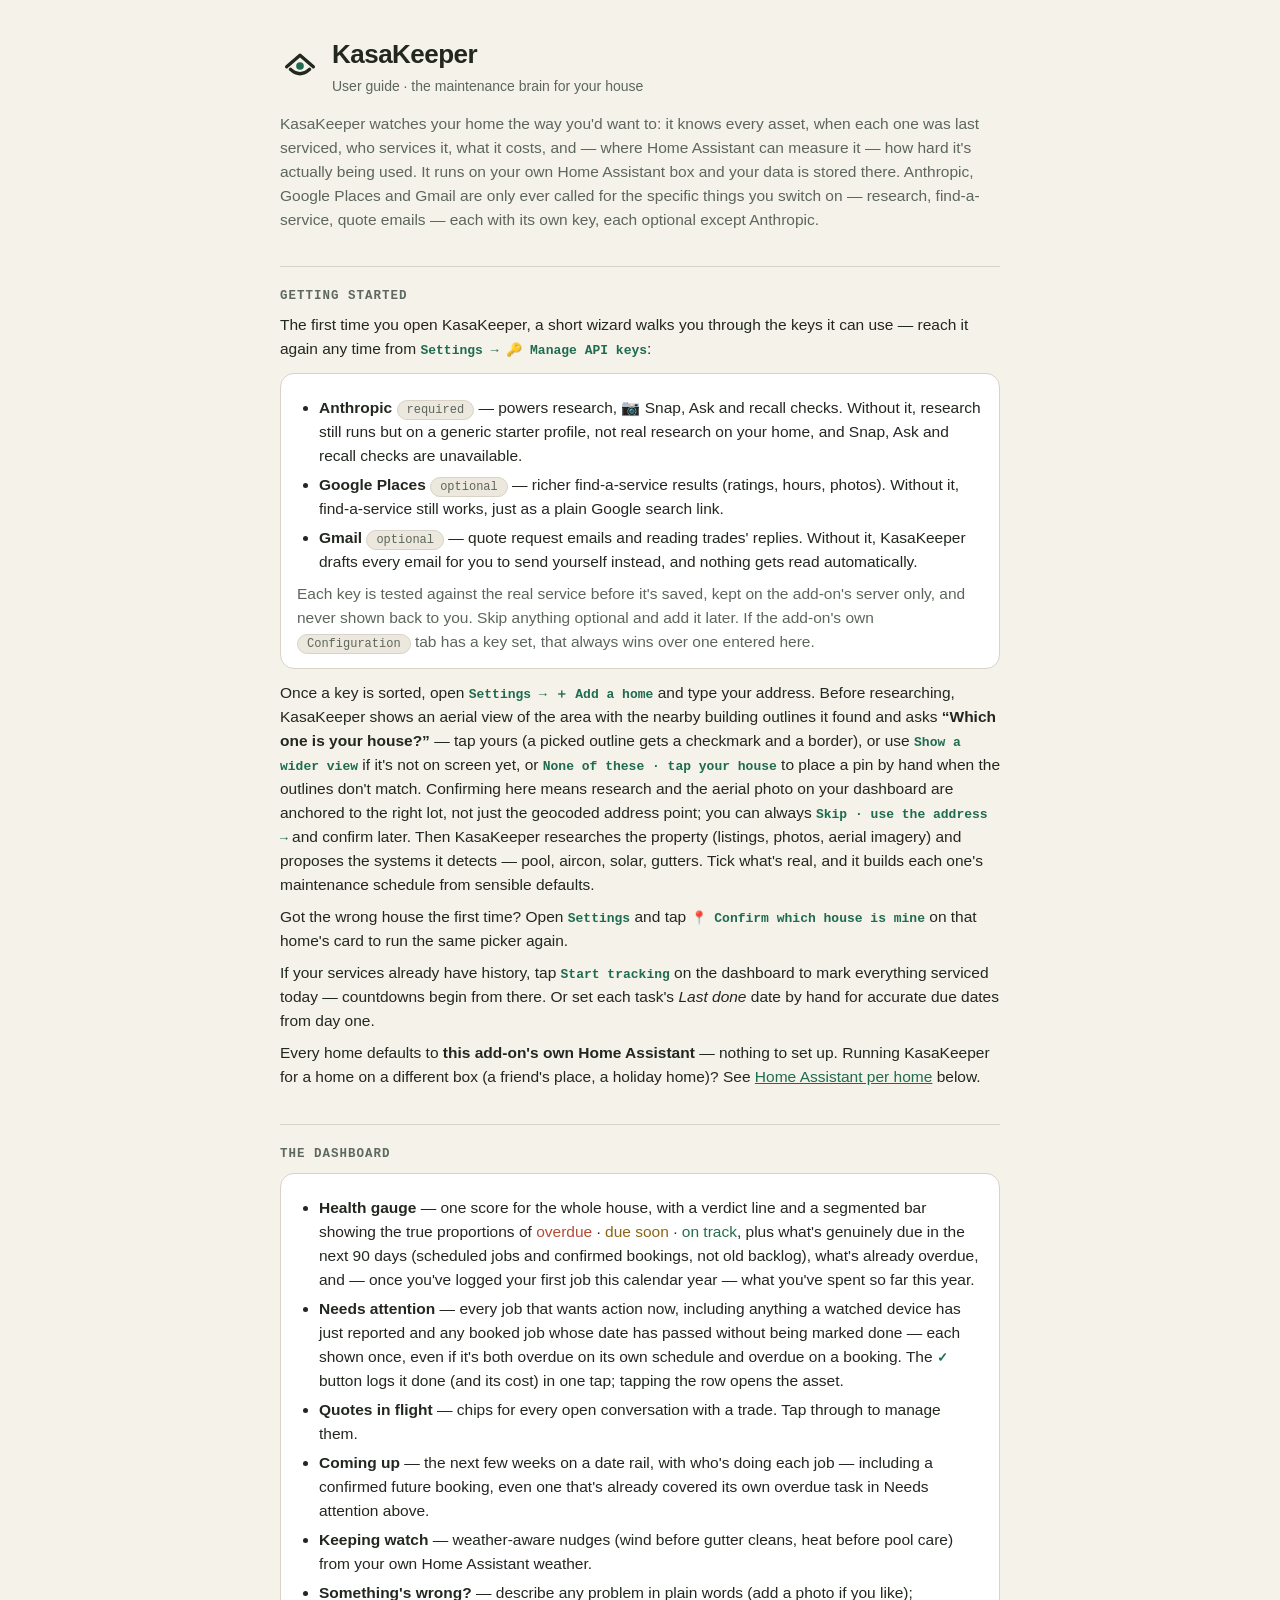
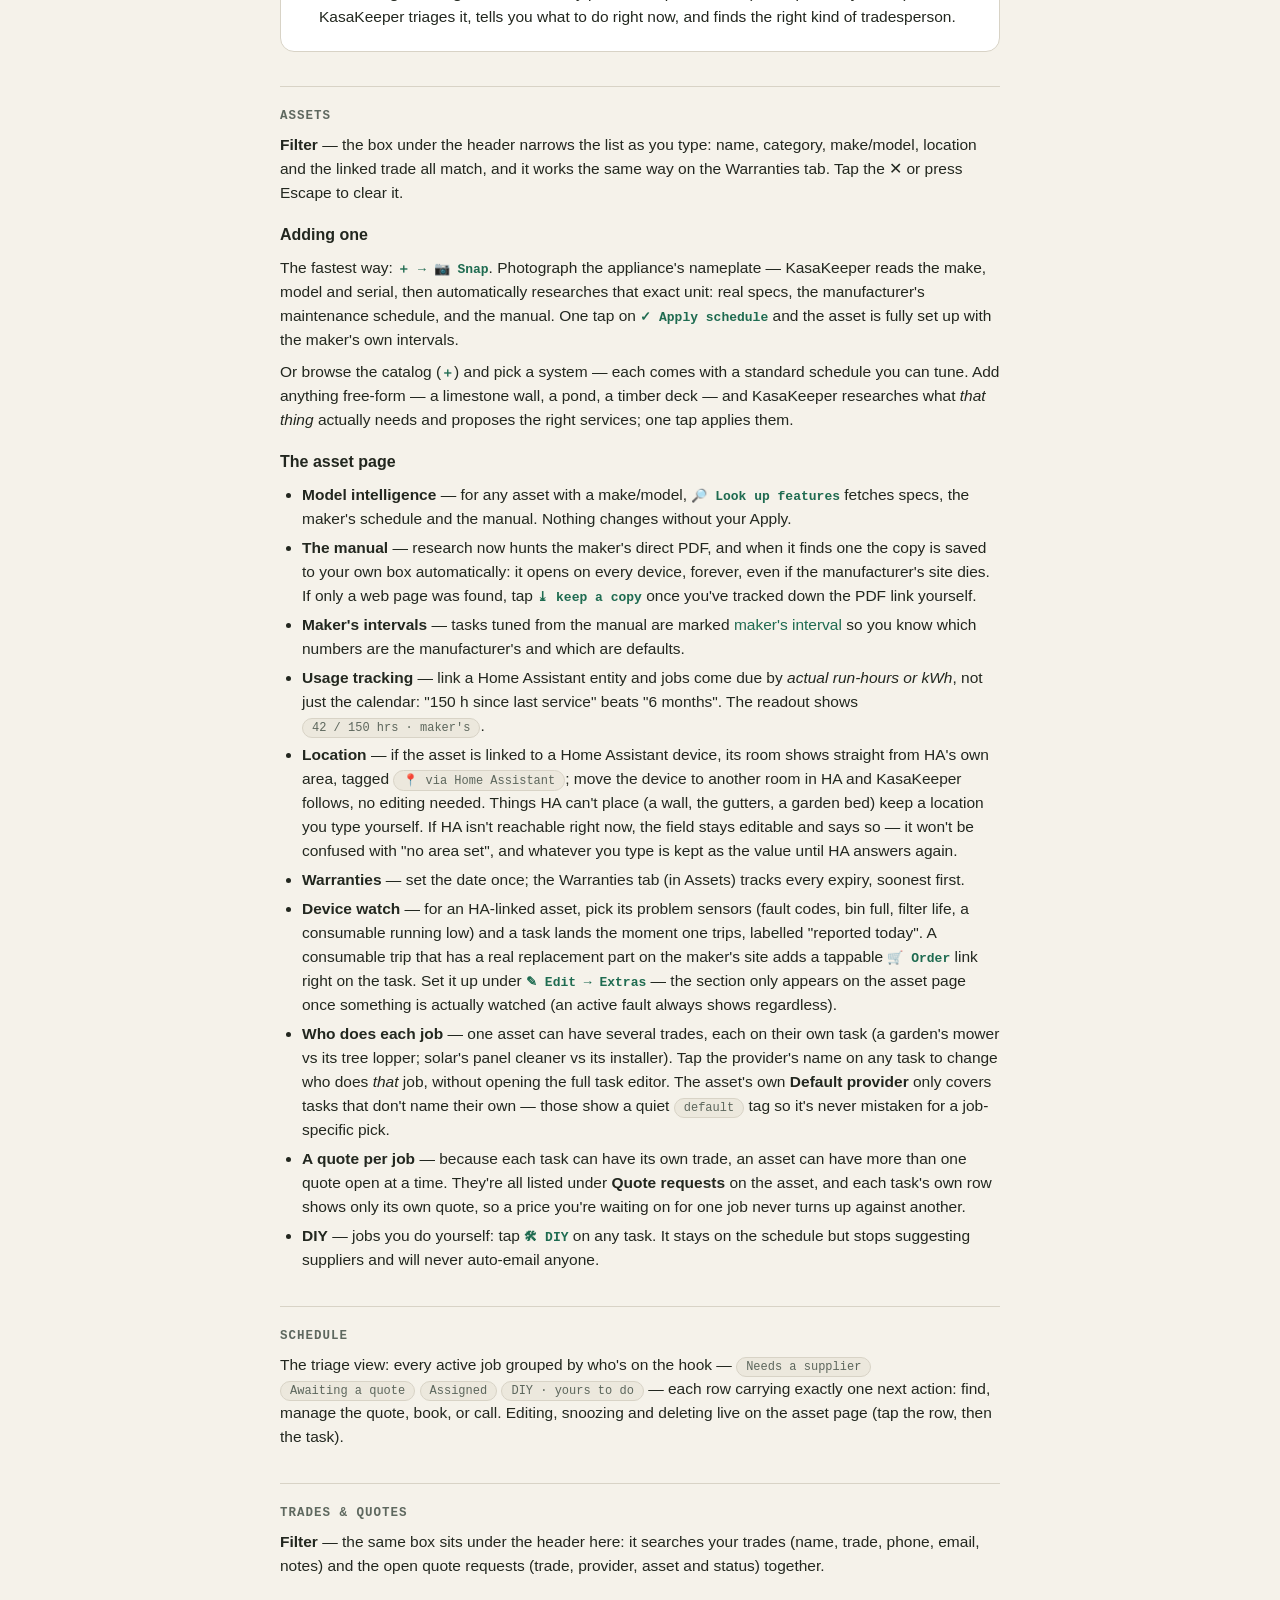
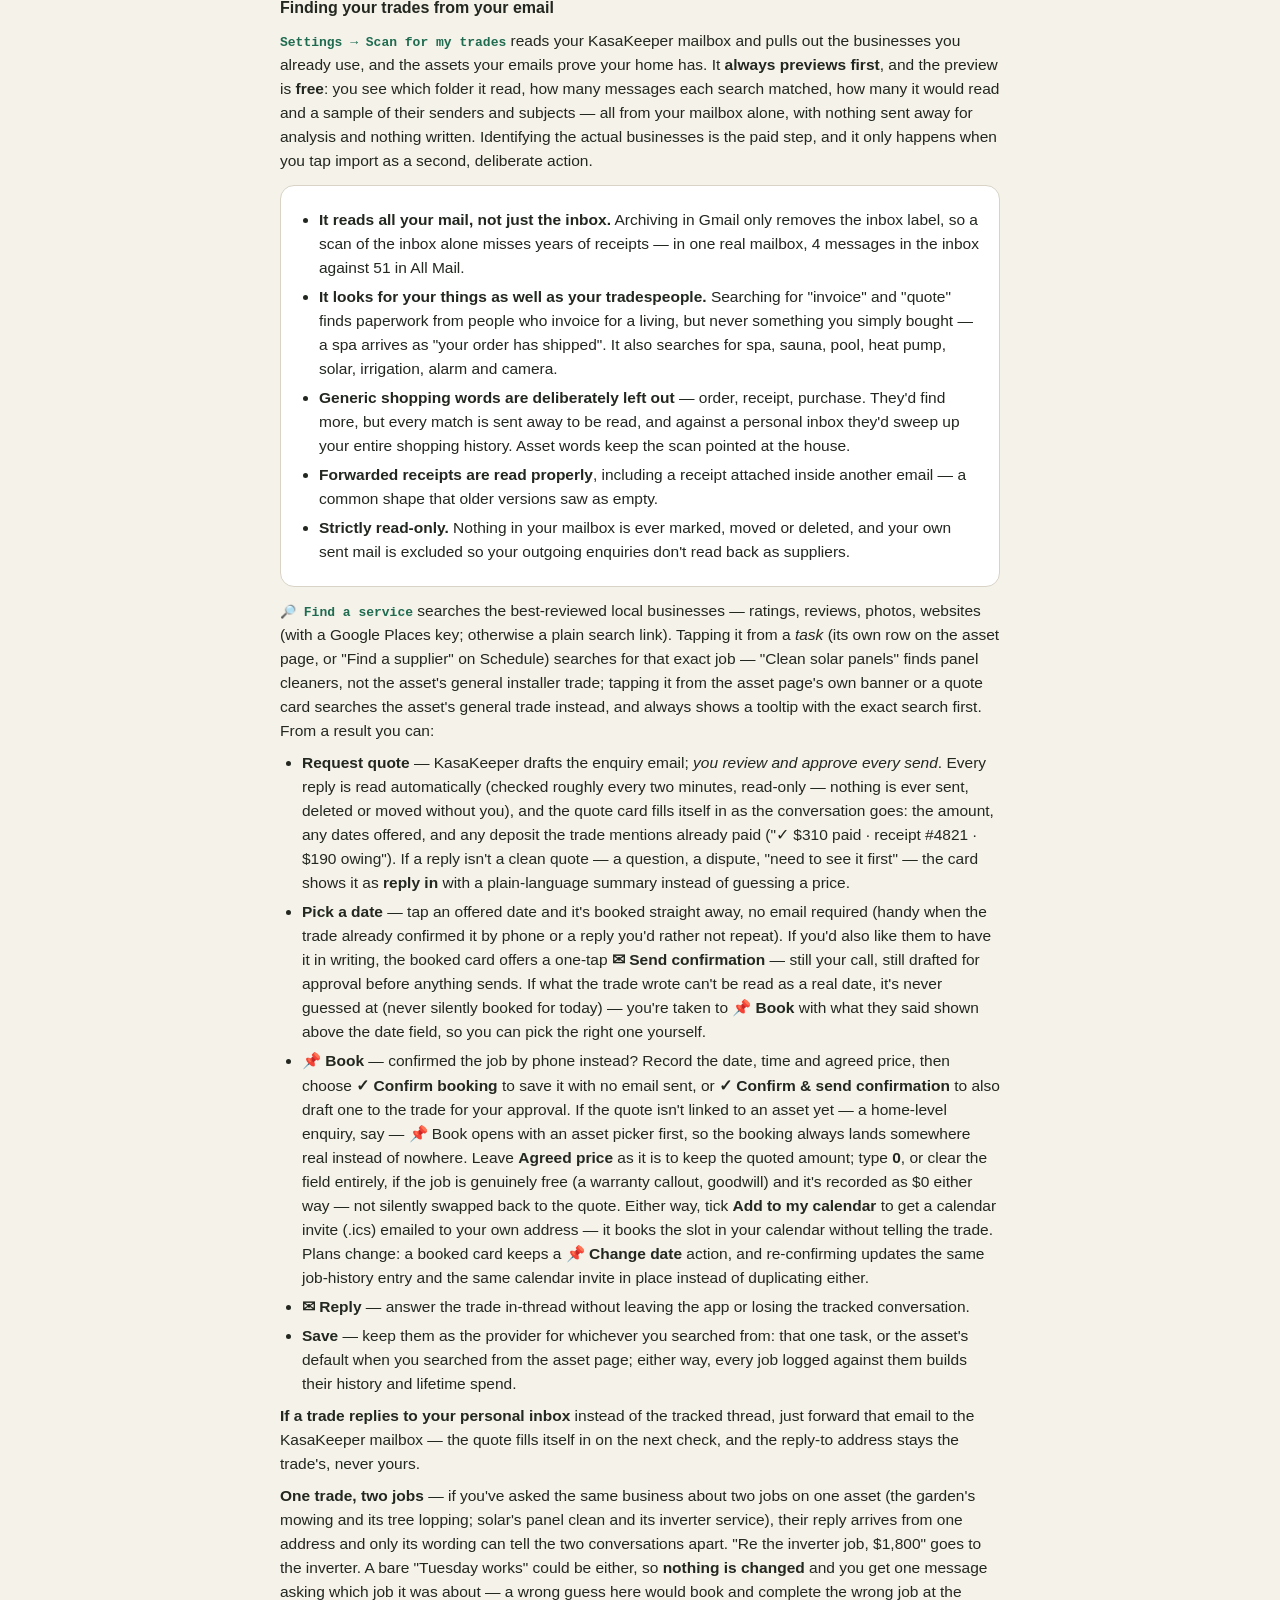
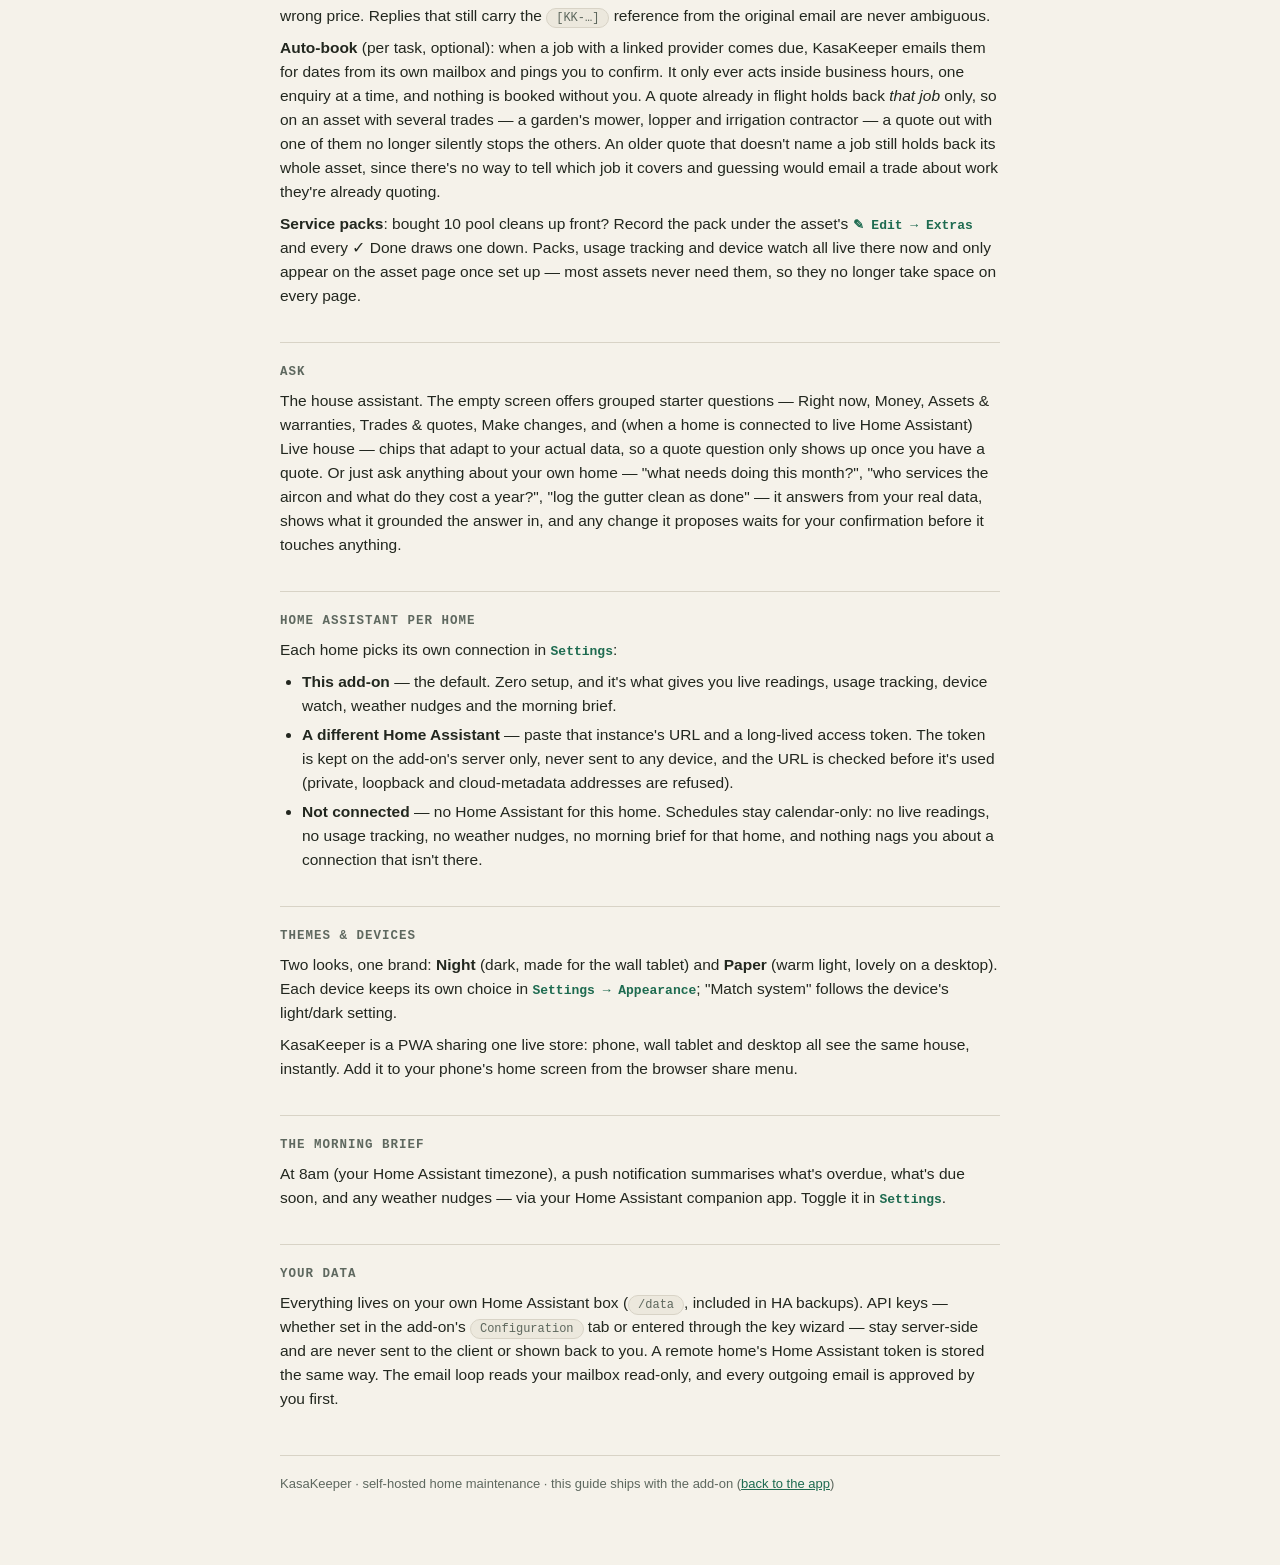
<file: kasakeeper/guide.html>
<!DOCTYPE html>
<html lang="en">
<head>
<meta charset="UTF-8">
<meta name="viewport" content="width=device-width, initial-scale=1.0">
<title>KasaKeeper · User guide</title>
<style>
  :root{ --bg:#101613; --surface:#1A211B; --surface2:#232D25; --line:#2B342C;
    --text:#F4F1EA; --muted:#9AA79D; --faint:#8A968C; --accent:#1D9E75;
    --red:#E57B61; --amber:#D9A43E; --green:#2FB88A;
    --mono:ui-monospace,Menlo,Consolas,monospace; }
  @media (prefers-color-scheme: light){ :root{ --bg:#F5F2EA; --surface:#FFFFFF; --surface2:#ECE8DD; --line:#D8D3C6;
    --text:#22271F; --muted:#5C665C; --faint:#5E685F; --accent:#1E6B50;
    --red:#B34A31; --amber:#8A6414; --green:#256C4C; } }
  *{box-sizing:border-box;margin:0}
  body{background:var(--bg);color:var(--text);font:15.5px/1.55 -apple-system,BlinkMacSystemFont,"Segoe UI",Roboto,sans-serif;
    -webkit-font-smoothing:antialiased;padding:0 18px 60px}
  main{max-width:720px;margin:0 auto}
  header{display:flex;align-items:center;gap:12px;padding:34px 0 6px}
  header svg{flex:none}
  h1{font-size:26px;font-weight:700;letter-spacing:-.02em}
  .sub{color:var(--muted);font-size:14px;margin-top:2px}
  h2{font:600 12.5px var(--mono);text-transform:uppercase;letter-spacing:.08em;color:var(--faint);margin:34px 0 10px;
    padding-top:22px;border-top:1px solid var(--line)}
  h3{font-size:16px;font-weight:600;margin:18px 0 4px}
  p{margin:8px 0;color:var(--text)}
  p.dim{color:var(--muted)}
  ul{margin:8px 0 8px 2px;padding-left:20px;color:var(--text)}
  li{margin:5px 0}
  .chip{display:inline-block;font:500 12px var(--mono);background:var(--surface2);border:1px solid var(--line);
    border-radius:99px;padding:2px 9px;color:var(--muted);white-space:nowrap}
  .k{font:600 13px var(--mono);color:var(--accent)}
  .card{background:var(--surface);border:1px solid var(--line);border-radius:14px;padding:14px 16px;margin:12px 0}
  .g{color:var(--green)} .a{color:var(--amber)} .r{color:var(--red)}
  a{color:var(--accent)}
  footer{margin-top:44px;padding-top:18px;border-top:1px solid var(--line);color:var(--faint);font-size:13px}
</style>
</head>
<body>
<main>
<header>
  <svg viewBox="0 0 48 48" width="40" height="40" style="color:var(--text)">
    <path d="M8 25 L24 11 L40 25" fill="none" stroke="currentColor" stroke-width="4" stroke-linecap="round" stroke-linejoin="round"/>
    <path d="M12.5 28 Q24 38.5 35.5 28" fill="none" stroke="currentColor" stroke-width="4" stroke-linecap="round"/>
    <circle cx="24" cy="24" r="4.6" fill="var(--accent)"/>
  </svg>
  <div><h1>KasaKeeper</h1><div class="sub">User guide · the maintenance brain for your house</div></div>
</header>

<p class="dim">KasaKeeper watches your home the way you'd want to: it knows every asset, when each one was last serviced, who services it, what it costs, and — where Home Assistant can measure it — how hard it's actually being used. It runs on your own Home Assistant box and your data is stored there. Anthropic, Google Places and Gmail are only ever called for the specific things you switch on — research, find-a-service, quote emails — each with its own key, each optional except Anthropic.</p>

<h2>Getting started</h2>
<p>The first time you open KasaKeeper, a short wizard walks you through the keys it can use — reach it again any time from <span class="k">Settings → 🔑 Manage API keys</span>:</p>
<div class="card">
<ul>
  <li><b>Anthropic</b> <span class="chip">required</span> — powers research, 📷 Snap, Ask and recall checks. Without it, research still runs but on a generic starter profile, not real research on your home, and Snap, Ask and recall checks are unavailable.</li>
  <li><b>Google Places</b> <span class="chip">optional</span> — richer find-a-service results (ratings, hours, photos). Without it, find-a-service still works, just as a plain Google search link.</li>
  <li><b>Gmail</b> <span class="chip">optional</span> — quote request emails and reading trades' replies. Without it, KasaKeeper drafts every email for you to send yourself instead, and nothing gets read automatically.</li>
</ul>
<p class="dim" style="margin:6px 0 0">Each key is tested against the real service before it's saved, kept on the add-on's server only, and never shown back to you. Skip anything optional and add it later. If the add-on's own <span class="chip">Configuration</span> tab has a key set, that always wins over one entered here.</p>
</div>
<p>Once a key is sorted, open <span class="k">Settings → ＋ Add a home</span> and type your address. Before researching, KasaKeeper shows an aerial view of the area with the nearby building outlines it found and asks <b>“Which one is your house?”</b> — tap yours (a picked outline gets a checkmark and a border), or use <span class="k">Show a wider view</span> if it's not on screen yet, or <span class="k">None of these · tap your house</span> to place a pin by hand when the outlines don't match. Confirming here means research and the aerial photo on your dashboard are anchored to the right lot, not just the geocoded address point; you can always <span class="k">Skip · use the address →</span> and confirm later. Then KasaKeeper researches the property (listings, photos, aerial imagery) and proposes the systems it detects — pool, aircon, solar, gutters. Tick what's real, and it builds each one's maintenance schedule from sensible defaults.</p>
<p>Got the wrong house the first time? Open <span class="k">Settings</span> and tap <span class="k">📍 Confirm which house is mine</span> on that home's card to run the same picker again.</p>
<p>If your services already have history, tap <span class="k">Start tracking</span> on the dashboard to mark everything serviced today — countdowns begin from there. Or set each task's <em>Last done</em> date by hand for accurate due dates from day one.</p>
<p>Every home defaults to <b>this add-on's own Home Assistant</b> — nothing to set up. Running KasaKeeper for a home on a different box (a friend's place, a holiday home)? See <a href="#ha">Home Assistant per home</a> below.</p>

<h2>The dashboard</h2>
<div class="card">
<ul>
  <li><b>Health gauge</b> — one score for the whole house, with a verdict line and a segmented bar showing the true proportions of <span class="r">overdue</span> · <span class="a">due soon</span> · <span class="g">on track</span>, plus what's genuinely due in the next 90 days (scheduled jobs and confirmed bookings, not old backlog), what's already overdue, and — once you've logged your first job this calendar year — what you've spent so far this year.</li>
  <li><b>Needs attention</b> — every job that wants action now, including anything a watched device has just reported and any booked job whose date has passed without being marked done — each shown once, even if it's both overdue on its own schedule and overdue on a booking. The <span class="k">✓</span> button logs it done (and its cost) in one tap; tapping the row opens the asset.</li>
  <li><b>Quotes in flight</b> — chips for every open conversation with a trade. Tap through to manage them.</li>
  <li><b>Coming up</b> — the next few weeks on a date rail, with who's doing each job — including a confirmed future booking, even one that's already covered its own overdue task in Needs attention above.</li>
  <li><b>Keeping watch</b> — weather-aware nudges (wind before gutter cleans, heat before pool care) from your own Home Assistant weather.</li>
  <li><b>Something's wrong?</b> — describe any problem in plain words (add a photo if you like); KasaKeeper triages it, tells you what to do right now, and finds the right kind of tradesperson.</li>
</ul>
</div>

<h2>Assets</h2>
<p><b>Filter</b> — the box under the header narrows the list as you type: name, category, make/model, location and the linked trade all match, and it works the same way on the Warranties tab. Tap the ✕ or press Escape to clear it.</p>
<h3>Adding one</h3>
<p>The fastest way: <span class="k">＋ → 📷 Snap</span>. Photograph the appliance's nameplate — KasaKeeper reads the make, model and serial, then automatically researches that exact unit: real specs, the manufacturer's maintenance schedule, and the manual. One tap on <span class="k">✓ Apply schedule</span> and the asset is fully set up with the maker's own intervals.</p>
<p>Or browse the catalog (<span class="k">＋</span>) and pick a system — each comes with a standard schedule you can tune. Add anything free-form — a limestone wall, a pond, a timber deck — and KasaKeeper researches what <em>that thing</em> actually needs and proposes the right services; one tap applies them.</p>
<h3>The asset page</h3>
<ul>
  <li><b>Model intelligence</b> — for any asset with a make/model, <span class="k">🔎 Look up features</span> fetches specs, the maker's schedule and the manual. Nothing changes without your Apply.</li>
  <li><b>The manual</b> — research now hunts the maker's direct PDF, and when it finds one the copy is saved to your own box automatically: it opens on every device, forever, even if the manufacturer's site dies. If only a web page was found, tap <span class="k">⤓ keep a copy</span> once you've tracked down the PDF link yourself.</li>
  <li><b>Maker's intervals</b> — tasks tuned from the manual are marked <span style="color:var(--accent)">maker's interval</span> so you know which numbers are the manufacturer's and which are defaults.</li>
  <li><b>Usage tracking</b> — link a Home Assistant entity and jobs come due by <em>actual run-hours or kWh</em>, not just the calendar: "150 h since last service" beats "6 months". The readout shows <span class="chip">42 / 150 hrs · maker's</span>.</li>
  <li><b>Location</b> — if the asset is linked to a Home Assistant device, its room shows straight from HA's own area, tagged <span class="chip dim">📍 via Home Assistant</span>; move the device to another room in HA and KasaKeeper follows, no editing needed. Things HA can't place (a wall, the gutters, a garden bed) keep a location you type yourself. If HA isn't reachable right now, the field stays editable and says so — it won't be confused with "no area set", and whatever you type is kept as the value until HA answers again.</li>
  <li><b>Warranties</b> — set the date once; the Warranties tab (in Assets) tracks every expiry, soonest first.</li>
  <li><b>Device watch</b> — for an HA-linked asset, pick its problem sensors (fault codes, bin full, filter life, a consumable running low) and a task lands the moment one trips, labelled "reported today". A consumable trip that has a real replacement part on the maker's site adds a tappable <span class="k">🛒 Order</span> link right on the task. Set it up under <span class="k">✎ Edit → Extras</span> — the section only appears on the asset page once something is actually watched (an active fault always shows regardless).</li>
  <li><b>Who does each job</b> — one asset can have several trades, each on their own task (a garden's mower vs its tree lopper; solar's panel cleaner vs its installer). Tap the provider's name on any task to change who does <em>that</em> job, without opening the full task editor. The asset's own <b>Default provider</b> only covers tasks that don't name their own — those show a quiet <span class="chip dim">default</span> tag so it's never mistaken for a job-specific pick.</li>
  <li><b>A quote per job</b> — because each task can have its own trade, an asset can have more than one quote open at a time. They're all listed under <b>Quote requests</b> on the asset, and each task's own row shows only its own quote, so a price you're waiting on for one job never turns up against another.</li>
  <li><b>DIY</b> — jobs you do yourself: tap <span class="k">🛠 DIY</span> on any task. It stays on the schedule but stops suggesting suppliers and will never auto-email anyone.</li>
</ul>

<h2>Schedule</h2>
<p>The triage view: every active job grouped by who's on the hook — <span class="chip">Needs a supplier</span> <span class="chip">Awaiting a quote</span> <span class="chip">Assigned</span> <span class="chip">DIY · yours to do</span> — each row carrying exactly one next action: find, manage the quote, book, or call. Editing, snoozing and deleting live on the asset page (tap the row, then the task).</p>

<h2>Trades &amp; quotes</h2>
<p><b>Filter</b> — the same box sits under the header here: it searches your trades (name, trade, phone, email, notes) and the open quote requests (trade, provider, asset and status) together.</p>
<h3>Finding your trades from your email</h3>
<p><span class="k">Settings → Scan for my trades</span> reads your KasaKeeper mailbox and pulls out the businesses you already use, and the assets your emails prove your home has. It <b>always previews first</b>, and the preview is <b>free</b>: you see which folder it read, how many messages each search matched, how many it would read and a sample of their senders and subjects — all from your mailbox alone, with nothing sent away for analysis and nothing written. Identifying the actual businesses is the paid step, and it only happens when you tap import as a second, deliberate action.</p>
<div class="card">
<ul>
  <li><b>It reads all your mail, not just the inbox.</b> Archiving in Gmail only removes the inbox label, so a scan of the inbox alone misses years of receipts — in one real mailbox, 4 messages in the inbox against 51 in All Mail.</li>
  <li><b>It looks for your things as well as your tradespeople.</b> Searching for "invoice" and "quote" finds paperwork from people who invoice for a living, but never something you simply bought — a spa arrives as "your order has shipped". It also searches for spa, sauna, pool, heat pump, solar, irrigation, alarm and camera.</li>
  <li><b>Generic shopping words are deliberately left out</b> — order, receipt, purchase. They'd find more, but every match is sent away to be read, and against a personal inbox they'd sweep up your entire shopping history. Asset words keep the scan pointed at the house.</li>
  <li><b>Forwarded receipts are read properly</b>, including a receipt attached inside another email — a common shape that older versions saw as empty.</li>
  <li><b>Strictly read-only.</b> Nothing in your mailbox is ever marked, moved or deleted, and your own sent mail is excluded so your outgoing enquiries don't read back as suppliers.</li>
</ul>
</div>
<p><span class="k">🔎 Find a service</span> searches the best-reviewed local businesses — ratings, reviews, photos, websites (with a Google Places key; otherwise a plain search link). Tapping it from a <em>task</em> (its own row on the asset page, or "Find a supplier" on Schedule) searches for that exact job — "Clean solar panels" finds panel cleaners, not the asset's general installer trade; tapping it from the asset page's own banner or a quote card searches the asset's general trade instead, and always shows a tooltip with the exact search first. From a result you can:</p>
<ul>
  <li><b>Request quote</b> — KasaKeeper drafts the enquiry email; <em>you review and approve every send</em>. Every reply is read automatically (checked roughly every two minutes, read-only — nothing is ever sent, deleted or moved without you), and the quote card fills itself in as the conversation goes: the amount, any dates offered, and any deposit the trade mentions already paid ("✓ $310 paid · receipt #4821 · $190 owing"). If a reply isn't a clean quote — a question, a dispute, "need to see it first" — the card shows it as <b>reply in</b> with a plain-language summary instead of guessing a price.</li>
  <li><b>Pick a date</b> — tap an offered date and it's booked straight away, no email required (handy when the trade already confirmed it by phone or a reply you'd rather not repeat). If you'd also like them to have it in writing, the booked card offers a one-tap <b>✉︎ Send confirmation</b> — still your call, still drafted for approval before anything sends. If what the trade wrote can't be read as a real date, it's never guessed at (never silently booked for today) — you're taken to <b>📌 Book</b> with what they said shown above the date field, so you can pick the right one yourself.</li>
  <li><b>📌 Book</b> — confirmed the job by phone instead? Record the date, time and agreed price, then choose <b>✓ Confirm booking</b> to save it with no email sent, or <b>✓ Confirm &amp; send confirmation</b> to also draft one to the trade for your approval. If the quote isn't linked to an asset yet — a home-level enquiry, say — 📌 Book opens with an asset picker first, so the booking always lands somewhere real instead of nowhere. Leave <b>Agreed price</b> as it is to keep the quoted amount; type <b>0</b>, or clear the field entirely, if the job is genuinely free (a warranty callout, goodwill) and it's recorded as $0 either way — not silently swapped back to the quote. Either way, tick <b>Add to my calendar</b> to get a calendar invite (.ics) emailed to your own address — it books the slot in your calendar without telling the trade. Plans change: a booked card keeps a <b>📌 Change date</b> action, and re-confirming updates the same job-history entry and the same calendar invite in place instead of duplicating either.</li>
  <li><b>✉︎ Reply</b> — answer the trade in-thread without leaving the app or losing the tracked conversation.</li>
  <li><b>Save</b> — keep them as the provider for whichever you searched from: that one task, or the asset's default when you searched from the asset page; either way, every job logged against them builds their history and lifetime spend.</li>
</ul>
<p><b>If a trade replies to your personal inbox</b> instead of the tracked thread, just forward that email to the KasaKeeper mailbox — the quote fills itself in on the next check, and the reply-to address stays the trade's, never yours.</p>
<p><b>One trade, two jobs</b> — if you've asked the same business about two jobs on one asset (the garden's mowing and its tree lopping; solar's panel clean and its inverter service), their reply arrives from one address and only its wording can tell the two conversations apart. "Re the inverter job, $1,800" goes to the inverter. A bare "Tuesday works" could be either, so <b>nothing is changed</b> and you get one message asking which job it was about — a wrong guess here would book and complete the wrong job at the wrong price. Replies that still carry the <span class="chip">[KK-…]</span> reference from the original email are never ambiguous.</p>
<p><b>Auto-book</b> (per task, optional): when a job with a linked provider comes due, KasaKeeper emails them for dates from its own mailbox and pings you to confirm. It only ever acts inside business hours, one enquiry at a time, and nothing is booked without you. A quote already in flight holds back <em>that job</em> only, so on an asset with several trades — a garden's mower, lopper and irrigation contractor — a quote out with one of them no longer silently stops the others. An older quote that doesn't name a job still holds back its whole asset, since there's no way to tell which job it covers and guessing would email a trade about work they're already quoting.</p>
<p><b>Service packs</b>: bought 10 pool cleans up front? Record the pack under the asset's <span class="k">✎ Edit → Extras</span> and every ✓ Done draws one down. Packs, usage tracking and device watch all live there now and only appear on the asset page once set up — most assets never need them, so they no longer take space on every page.</p>

<h2>Ask</h2>
<p>The house assistant. The empty screen offers grouped starter questions — Right now, Money, Assets &amp; warranties, Trades &amp; quotes, Make changes, and (when a home is connected to live Home Assistant) Live house — chips that adapt to your actual data, so a quote question only shows up once you have a quote. Or just ask anything about your own home — "what needs doing this month?", "who services the aircon and what do they cost a year?", "log the gutter clean as done" — it answers from your real data, shows what it grounded the answer in, and any change it proposes waits for your confirmation before it touches anything.</p>

<h2 id="ha">Home Assistant per home</h2>
<p>Each home picks its own connection in <span class="k">Settings</span>:</p>
<ul>
  <li><b>This add-on</b> — the default. Zero setup, and it's what gives you live readings, usage tracking, device watch, weather nudges and the morning brief.</li>
  <li><b>A different Home Assistant</b> — paste that instance's URL and a long-lived access token. The token is kept on the add-on's server only, never sent to any device, and the URL is checked before it's used (private, loopback and cloud-metadata addresses are refused).</li>
  <li><b>Not connected</b> — no Home Assistant for this home. Schedules stay calendar-only: no live readings, no usage tracking, no weather nudges, no morning brief for that home, and nothing nags you about a connection that isn't there.</li>
</ul>

<h2>Themes &amp; devices</h2>
<p>Two looks, one brand: <b>Night</b> (dark, made for the wall tablet) and <b>Paper</b> (warm light, lovely on a desktop). Each device keeps its own choice in <span class="k">Settings → Appearance</span>; "Match system" follows the device's light/dark setting.</p>
<p>KasaKeeper is a PWA sharing one live store: phone, wall tablet and desktop all see the same house, instantly. Add it to your phone's home screen from the browser share menu.</p>

<h2>The morning brief</h2>
<p>At 8am (your Home Assistant timezone), a push notification summarises what's overdue, what's due soon, and any weather nudges — via your Home Assistant companion app. Toggle it in <span class="k">Settings</span>.</p>

<h2>Your data</h2>
<p>Everything lives on your own Home Assistant box (<span class="chip">/data</span>, included in HA backups). API keys — whether set in the add-on's <span class="chip">Configuration</span> tab or entered through the key wizard — stay server-side and are never sent to the client or shown back to you. A remote home's Home Assistant token is stored the same way. The email loop reads your mailbox read-only, and every outgoing email is approved by you first.</p>

<footer>KasaKeeper · self-hosted home maintenance · this guide ships with the add-on (<a href="./">back to the app</a>)</footer>
</main>
</body>
</html>
</file>
